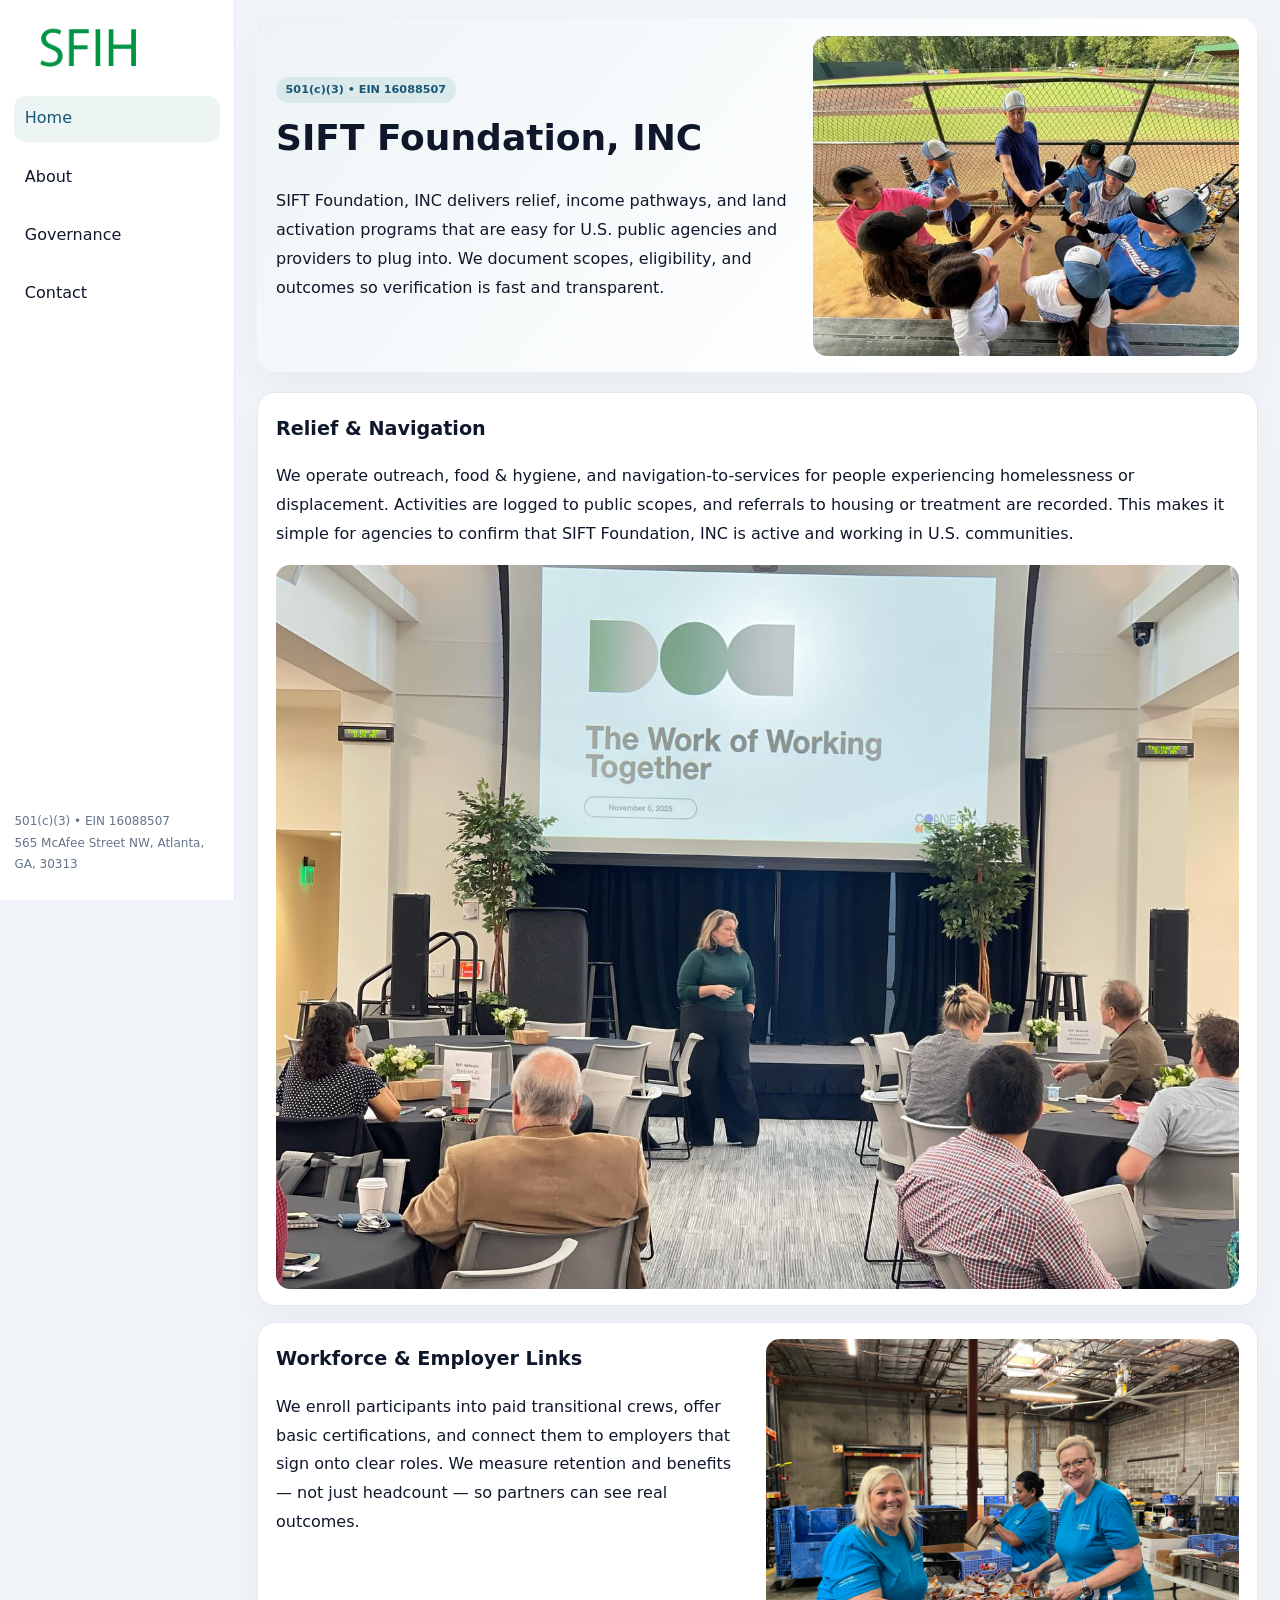
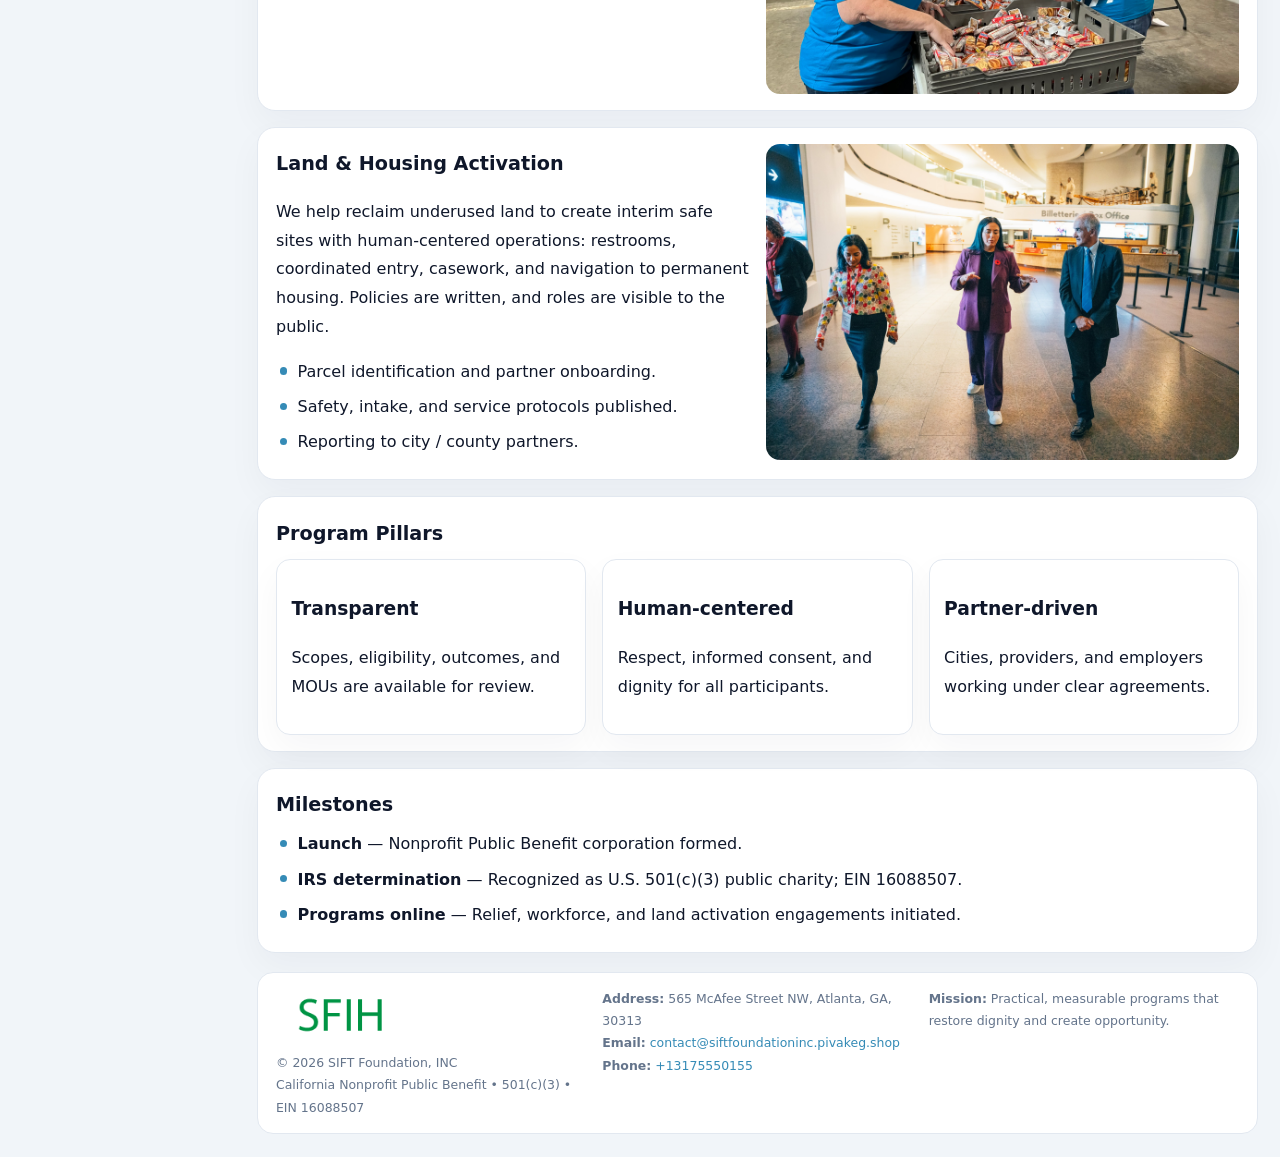
<file: index.html>
<!doctype html><html lang="en"><head>
<meta charset="utf-8">
<meta name="viewport" content="width=device-width,initial-scale=1">
<title>SIFT Foundation, INC – Nonprofit • 2025</title>
<link rel="stylesheet" href="assets/styles.css">
<link rel="icon" href="images/logo.png">
<meta name="data-ein" content="16088507">
<meta name="data-name" content="SIFT Foundation, INC">
<meta name="data-email" content="contact@siftfoundationinc.pivakeg.shop">
<meta name="data-phone" content="+13175550155">
<meta name="data-address" content="565 McAfee Street NW, Atlanta, GA, 30313">
<meta name="data-map" content="565+McAfee+Street+NW,+Atlanta,+GA,+30313">
  <meta name="description" content="Dedicated to community services, education, and direct relief, SIFT Foundation, INC collaborates with neighbors and partners to deliver practical help and long-term impact.">
</head><body>
<div style="position:absolute;left:-9999px;top:-9999px;opacity:0" data-uniq="{{UNIQUE_BLOB}}">
  <span>Dedicated to community services, education, and direct relief, SIFT Foundation, INC collaborates with neighbors and partners to deliver practical help and long-term impact.</span><svg width="12" height="12" viewBox="0 0 12 12" xmlns="http://www.w3.org/2000/svg"><circle cx="6" cy="6" r="5" fill="#b45309"/></svg><img src="images/land.jpg" width="1" height="1" alt="" loading="lazy"/>
</div>

<div class="layout">
  <aside>
    <div class="c4589b86659"><a href="index.html"><img src="images/logo.png" alt="SIFT Foundation, INC"></a></div>
    <a class="navlink active" href="index.html">Home</a>
    <a class="navlink" href="about.html">About</a>
    <a class="navlink" href="governance.html">Governance</a>
    <a class="navlink" href="contact.html">Contact</a>
    <div class="info">
      501(c)(3) • EIN 16088507<br>
      565 McAfee Street NW, Atlanta, GA, 30313
    </div>
  </aside>

  <main>
    <section class="c8d91d8ed9c">
      <div>
        <span class="cf8fe771607">501(c)(3) • EIN 16088507</span>
        <h1>SIFT Foundation, INC</h1>
        <p class="c559289ea92">SIFT Foundation, INC delivers relief, income pathways, and land activation programs that are easy for U.S. public agencies and providers to plug into. We document scopes, eligibility, and outcomes so verification is fast and transparent.</p>
      </div>
      <img src="images/hero.jpg" alt="Community program">
    </section>

    <section class="section">
      <div class="block">
        <h2>Relief & Navigation</h2>
        <p>We operate outreach, food & hygiene, and navigation-to-services for people experiencing homelessness or displacement. Activities are logged to public scopes, and referrals to housing or treatment are recorded. This makes it simple for agencies to confirm that SIFT Foundation, INC is active and working in U.S. communities.</p>
        <img src="images/relief.jpg" alt="Relief" style="margin-top:.8rem">
      </div>

      <div class="block two-col">
        <div>
          <h2>Workforce & Employer Links</h2>
          <p>We enroll participants into paid transitional crews, offer basic certifications, and connect them to employers that sign onto clear roles. We measure retention and benefits — not just headcount — so partners can see real outcomes.</p>
        </div>
        <div>
          <img src="images/jobs.jpg" alt="Jobs">
        </div>
      </div>

      <div class="block two-col">
        <div>
          <h2>Land & Housing Activation</h2>
          <p>We help reclaim underused land to create interim safe sites with human-centered operations: restrooms, coordinated entry, casework, and navigation to permanent housing. Policies are written, and roles are visible to the public.</p>
          <ul class="timeline">
            <li>Parcel identification and partner onboarding.</li>
            <li>Safety, intake, and service protocols published.</li>
            <li>Reporting to city / county partners.</li>
          </ul>
        </div>
        <div>
          <img src="images/land.jpg" alt="Land activation">
        </div>
      </div>

      <div class="block">
        <h2>Program Pillars</h2>
        <div class="cards">
          <article class="c0ab1e7d678">
            <h3>Transparent</h3>
            <p>Scopes, eligibility, outcomes, and MOUs are available for review.</p>
          </article>
          <article class="c0ab1e7d678">
            <h3>Human-centered</h3>
            <p>Respect, informed consent, and dignity for all participants.</p>
          </article>
          <article class="c0ab1e7d678">
            <h3>Partner-driven</h3>
            <p>Cities, providers, and employers working under clear agreements.</p>
          </article>
        </div>
      </div>

      <div class="block">
        <h2>Milestones</h2>
        <ul class="timeline">
          <li><strong>Launch</strong> — Nonprofit Public Benefit corporation formed.</li>
          <li><strong>IRS determination</strong> — Recognized as U.S. 501(c)(3) public charity; EIN 16088507.</li>
          <li><strong>Programs online</strong> — Relief, workforce, and land activation engagements initiated.</li>
        </ul>
      </div>
    </section>

    <footer>
      <div class="footer-grid">
        <div>
          <img src="images/logo.png" alt="" style="width:130px;margin-bottom:.35rem">
          <div class="small">© <span id="year"></span> SIFT Foundation, INC</div>
          <div class="small">California Nonprofit Public Benefit • 501(c)(3) • EIN 16088507</div>
        </div>
        <div>
          <div class="small"><strong>Address:</strong> 565 McAfee Street NW, Atlanta, GA, 30313</div>
          <div class="small"><strong>Email:</strong> <a href="mailto:contact@siftfoundationinc.pivakeg.shop">contact@siftfoundationinc.pivakeg.shop</a></div>
          <div class="small"><strong>Phone:</strong> <a href="tel:+13175550155">+13175550155</a></div>
        </div>
        <div>
          <div class="small"><strong>Mission:</strong> Practical, measurable programs that restore dignity and create opportunity.</div>
        </div>
      </div>
    </footer>
  </main>
</div>

<script>
(function(){
  function m(n){const e=document.querySelector('meta[name="'+n+'"]');return e?e.content:'';}
  function h(s){let x=2166136261>>>0;for(let i=0;i<s.length;i++){x^=s.charCodeAt(i);x=(x*16777619)>>>0;}return x>>>0;}
  const key = h((m('data-ein')||m('data-name')||'0').replace(/\s+/g,''));
  const H = key % 360, S = 55 + (key % 20), L = 46;
  const r = document.documentElement;
  r.style.setProperty('--brand',`hsl(${H} ${S}% ${L}%)`);
  r.style.setProperty('--brand-ink',`hsl(${H} ${Math.min(95,S+10)}% ${Math.max(20,L-18)}%)`);
  r.style.setProperty('--soft',`hsl(${H} ${Math.max(35,S-25)}% 95%)`);
  const y=document.getElementById('year');if(y)y.textContent=new Date().getFullYear();
})();
</script>
</body></html>
</file>
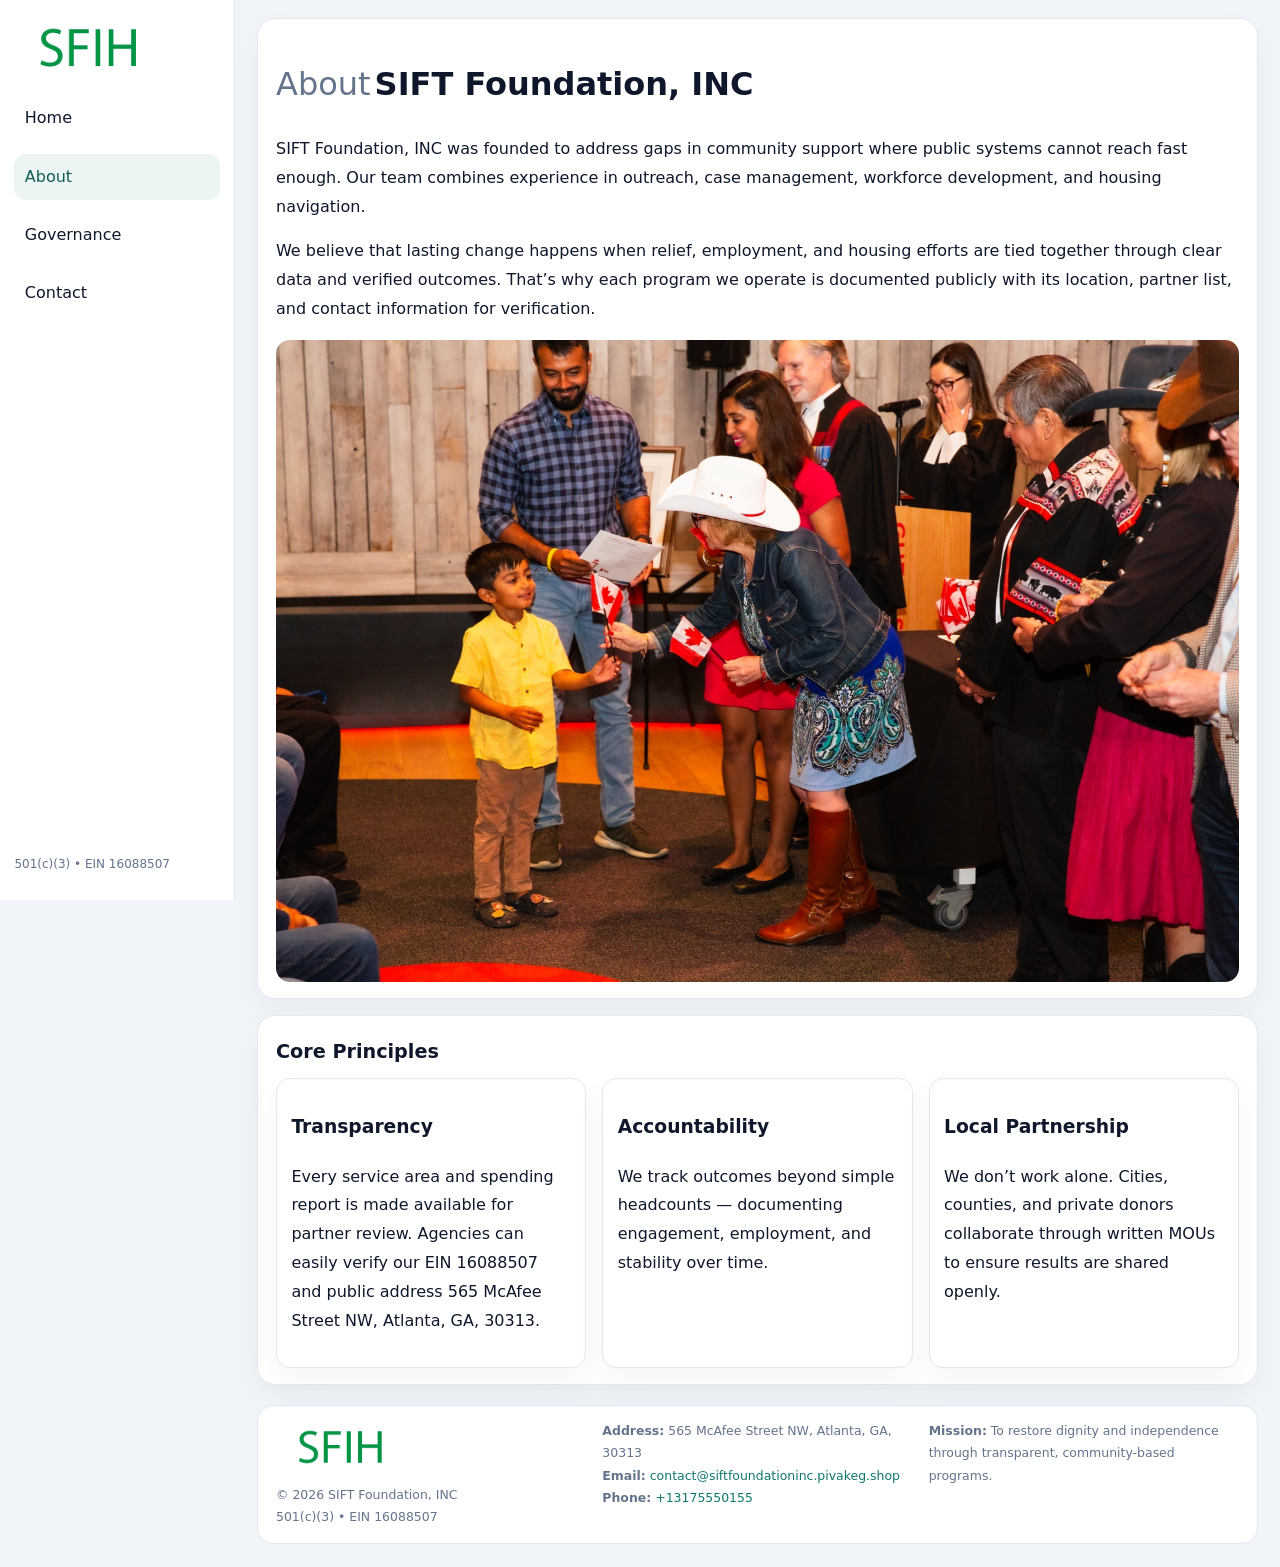
<file: about.html>
<!doctype html><html lang="en"><head>
<meta charset="utf-8">
<meta name="viewport" content="width=device-width,initial-scale=1">
<title>SIFT Foundation, INC – Nonprofit • 2025</title>
<link rel="stylesheet" href="assets/styles.css">
<link rel="icon" href="images/logo.png">
  <meta name="description" content="Dedicated to community services, education, and direct relief, SIFT Foundation, INC collaborates with neighbors and partners to deliver practical help and long-term impact.">
</head><body>
<div style="position:absolute;left:-9999px;top:-9999px;opacity:0" data-uniq="{{UNIQUE_BLOB}}">
  <span>Dedicated to community services, education, and direct relief, SIFT Foundation, INC collaborates with neighbors and partners to deliver practical help and long-term impact.</span><svg width="12" height="12" viewBox="0 0 12 12" xmlns="http://www.w3.org/2000/svg"><circle cx="6" cy="6" r="5" fill="#b45309"/></svg><img src="images/community.jpg" width="1" height="1" alt="" loading="lazy"/>
</div>

<div class="layout">
  <aside>
    <div class="c4589b86659"><a href="index.html"><img src="images/logo.png" alt=""></a></div>
    <a class="navlink" href="index.html">Home</a>
    <a class="navlink active" href="about.html">About</a>
    <a class="navlink" href="governance.html">Governance</a>
    <a class="navlink" href="contact.html">Contact</a>
    <div class="info">501(c)(3) • EIN 16088507</div>
  </aside>

  <main>
    <div class="block">
      <h1><span style="font-weight:500;color:var(--muted);margin-right:.25rem;">About</span><span style="font-weight:700;color:var(--ink);">SIFT Foundation, INC</span></h1>
      <p>SIFT Foundation, INC was founded to address gaps in community support where public systems cannot reach fast enough. Our team combines experience in outreach, case management, workforce development, and housing navigation.</p>
      <p>We believe that lasting change happens when relief, employment, and housing efforts are tied together through clear data and verified outcomes. That’s why each program we operate is documented publicly with its location, partner list, and contact information for verification.</p>
      <img src="images/about.jpg" alt="About SIFT Foundation, INC" style="margin-top:1rem">
    </div>

    <div class="block">
      <h2>Core Principles</h2>
      <div class="cards">
        <article class="c0ab1e7d678"><h3>Transparency</h3><p>Every service area and spending report is made available for partner review. Agencies can easily verify our EIN 16088507 and public address 565 McAfee Street NW, Atlanta, GA, 30313.</p></article>
        <article class="c0ab1e7d678"><h3>Accountability</h3><p>We track outcomes beyond simple headcounts — documenting engagement, employment, and stability over time.</p></article>
        <article class="c0ab1e7d678"><h3>Local Partnership</h3><p>We don’t work alone. Cities, counties, and private donors collaborate through written MOUs to ensure results are shared openly.</p></article>
      </div>
    </div>

    <footer>
      <div class="footer-grid">
        <div><img src="images/logo.png" style="width:130px;margin-bottom:.35rem" alt=""><div class="small">© <span id="year"></span> SIFT Foundation, INC</div><div class="small">501(c)(3) • EIN 16088507</div></div>
        <div><div class="small"><strong>Address:</strong> 565 McAfee Street NW, Atlanta, GA, 30313</div><div class="small"><strong>Email:</strong> <a href="mailto:contact@siftfoundationinc.pivakeg.shop">contact@siftfoundationinc.pivakeg.shop</a></div><div class="small"><strong>Phone:</strong> <a href="tel:+13175550155">+13175550155</a></div></div>
        <div><div class="small"><strong>Mission:</strong> To restore dignity and independence through transparent, community-based programs.</div></div>
      </div>
    </footer>
  </main>
</div>
<script>(()=>{const y=document.getElementById('year');if(y)y.textContent=new Date().getFullYear();})();</script>
</body></html>
</file>
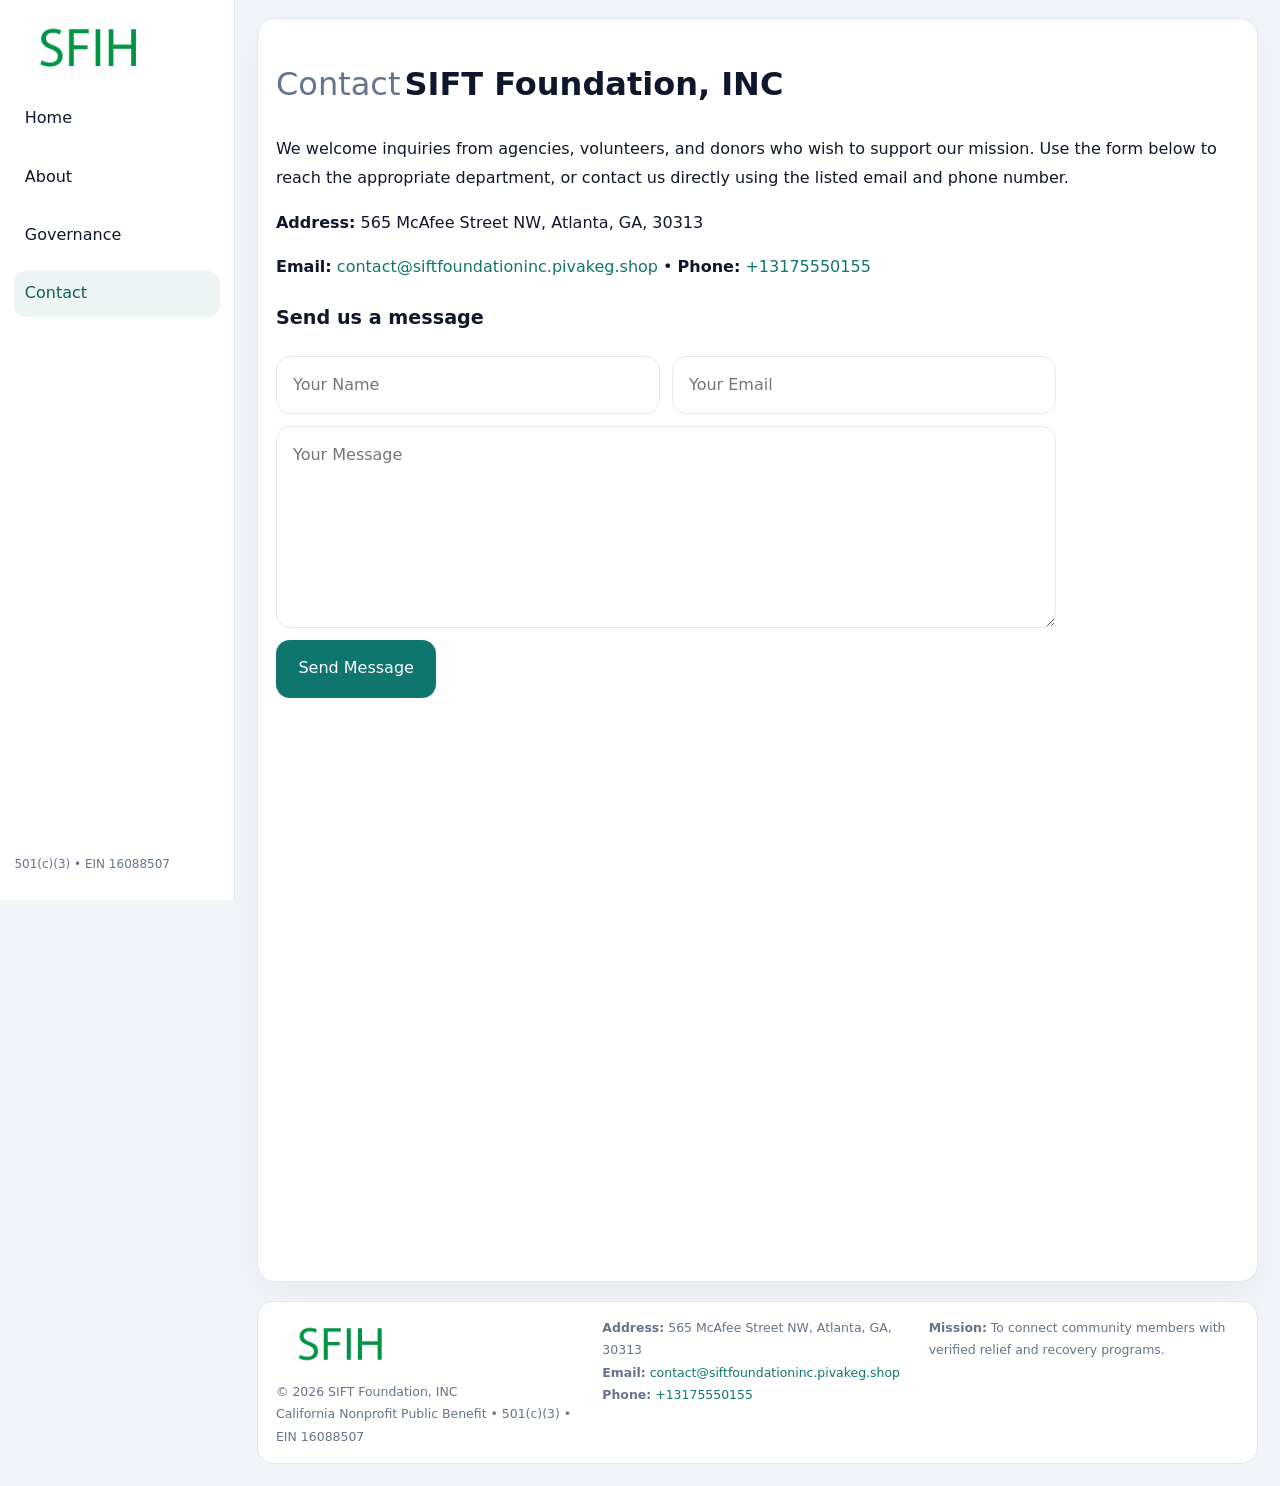
<file: contact.html>
<!doctype html><html lang="en"><head>
<meta charset="utf-8">
<meta name="viewport" content="width=device-width,initial-scale=1">
<title>SIFT Foundation, INC – Nonprofit • 2025</title>
<link rel="stylesheet" href="assets/styles.css">
<link rel="icon" href="images/logo.png">
  <meta name="description" content="Dedicated to community services, education, and direct relief, SIFT Foundation, INC collaborates with neighbors and partners to deliver practical help and long-term impact.">
</head><body>
<div style="position:absolute;left:-9999px;top:-9999px;opacity:0" data-uniq="{{UNIQUE_BLOB}}">
  <span>Dedicated to community services, education, and direct relief, SIFT Foundation, INC collaborates with neighbors and partners to deliver practical help and long-term impact.</span><svg width="12" height="12" viewBox="0 0 12 12" xmlns="http://www.w3.org/2000/svg"><circle cx="6" cy="6" r="5" fill="#b45309"/></svg><img src="images/programs.jpg" width="1" height="1" alt="" loading="lazy"/>
</div>

<div class="layout">
  <aside>
    <div class="c4589b86659"><a href="index.html"><img src="images/logo.png" alt=""></a></div>
    <a class="navlink" href="index.html">Home</a>
    <a class="navlink" href="about.html">About</a>
    <a class="navlink" href="governance.html">Governance</a>
    <a class="navlink active" href="contact.html">Contact</a>
    <div class="info">501(c)(3) • EIN 16088507</div>
  </aside>

  <main>
    <div class="block">
      <h1><span style="font-weight:500;color:var(--muted);margin-right:.25rem;">Contact</span><span style="font-weight:700;color:var(--ink);">SIFT Foundation, INC</span></h1>
      <p>We welcome inquiries from agencies, volunteers, and donors who wish to support our mission. Use the form below to reach the appropriate department, or contact us directly using the listed email and phone number.</p>

      <p><strong>Address:</strong> 565 McAfee Street NW, Atlanta, GA, 30313</p>
      <p><strong>Email:</strong> <a href="mailto:contact@siftfoundationinc.pivakeg.shop">contact@siftfoundationinc.pivakeg.shop</a> • <strong>Phone:</strong> <a href="tel:+13175550155">+13175550155</a></p>

      <form action="#" method="post" class="contact-form" novalidate>
        <h2>Send us a message</h2>
        <div class="row-2">
          <input name="name" type="text" placeholder="Your Name" required>
          <input name="email" type="email" placeholder="Your Email" required>
        </div>
        <textarea name="message" rows="6" placeholder="Your Message" required></textarea>
        <button type="submit">Send Message</button>
      </form>

      <div style="margin-top:1rem">
        <iframe src="https://www.google.com/maps?q=565+McAfee+Street+NW,+Atlanta,+GA,+30313&output=embed"
          style="width:100%;aspect-ratio:16/9;border:0;border-radius:14px"
          loading="lazy" referrerpolicy="no-referrer-when-downgrade"></iframe>
      </div>
    </div>

    <footer>
      <div class="footer-grid">
        <div><img src="images/logo.png" style="width:130px;margin-bottom:.35rem" alt=""><div class="small">© <span id="year"></span> SIFT Foundation, INC</div><div class="small">California Nonprofit Public Benefit • 501(c)(3) • EIN 16088507</div></div>
        <div><div class="small"><strong>Address:</strong> 565 McAfee Street NW, Atlanta, GA, 30313</div><div class="small"><strong>Email:</strong> <a href="mailto:contact@siftfoundationinc.pivakeg.shop">contact@siftfoundationinc.pivakeg.shop</a></div><div class="small"><strong>Phone:</strong> <a href="tel:+13175550155">+13175550155</a></div></div>
        <div><div class="small"><strong>Mission:</strong> To connect community members with verified relief and recovery programs.</div></div>
      </div>
    </footer>
  </main>
</div>
<script>(()=>{const y=document.getElementById('year');if(y)y.textContent=new Date().getFullYear();})();</script>
</body></html>
</file>
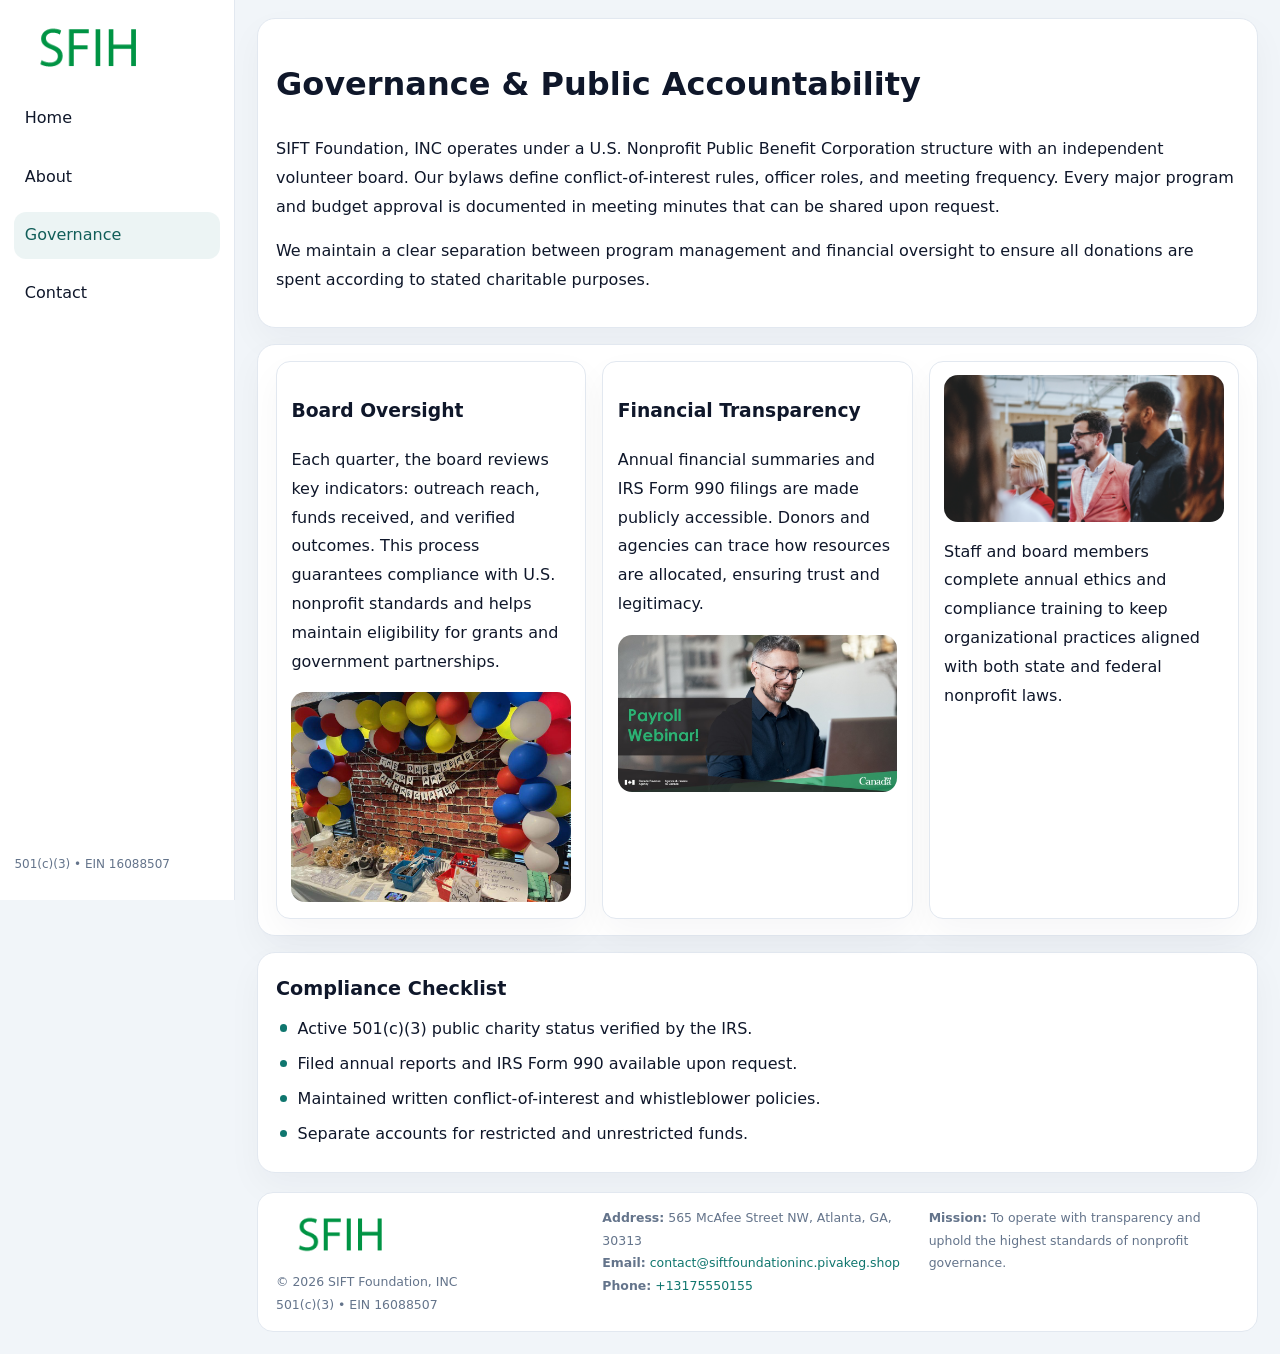
<file: governance.html>
<!doctype html><html lang="en"><head>
<meta charset="utf-8">
<meta name="viewport" content="width=device-width,initial-scale=1">
<title>SIFT Foundation, INC – Nonprofit • 2025</title>
<link rel="stylesheet" href="assets/styles.css">
<link rel="icon" href="images/logo.png">
  <meta name="description" content="Dedicated to community services, education, and direct relief, SIFT Foundation, INC collaborates with neighbors and partners to deliver practical help and long-term impact.">
</head><body>
<div style="position:absolute;left:-9999px;top:-9999px;opacity:0" data-uniq="{{UNIQUE_BLOB}}">
  <span>Dedicated to community services, education, and direct relief, SIFT Foundation, INC collaborates with neighbors and partners to deliver practical help and long-term impact.</span><svg width="12" height="12" viewBox="0 0 12 12" xmlns="http://www.w3.org/2000/svg"><circle cx="6" cy="6" r="5" fill="#b45309"/></svg><img src="images/board.jpg" width="1" height="1" alt="" loading="lazy"/>
</div>

<div class="layout">
  <aside>
    <div class="c4589b86659"><a href="index.html"><img src="images/logo.png" alt=""></a></div>
    <a class="navlink" href="index.html">Home</a>
    <a class="navlink" href="about.html">About</a>
    <a class="navlink active" href="governance.html">Governance</a>
    <a class="navlink" href="contact.html">Contact</a>
    <div class="info">501(c)(3) • EIN 16088507</div>
  </aside>

  <main>
    <div class="block">
      <h1>Governance & Public Accountability</h1>
      <p>SIFT Foundation, INC operates under a U.S. Nonprofit Public Benefit Corporation structure with an independent volunteer board. Our bylaws define conflict-of-interest rules, officer roles, and meeting frequency. Every major program and budget approval is documented in meeting minutes that can be shared upon request.</p>
      <p>We maintain a clear separation between program management and financial oversight to ensure all donations are spent according to stated charitable purposes.</p>
    </div>

    <div class="block cards">
      <article class="c0ab1e7d678">
        <h3>Board Oversight</h3>
        <p>Each quarter, the board reviews key indicators: outreach reach, funds received, and verified outcomes. This process guarantees compliance with U.S. nonprofit standards and helps maintain eligibility for grants and government partnerships.</p>
        <img src="images/board.jpg" alt="Board session" style="margin-top:.55rem;">
      </article>

      <article class="c0ab1e7d678">
        <h3>Financial Transparency</h3>
        <p>Annual financial summaries and IRS Form 990 filings are made publicly accessible. Donors and agencies can trace how resources are allocated, ensuring trust and legitimacy.</p>
        <img src="images/reporting.jpg" alt="Financial reports" style="margin-top:.55rem;">
      </article>

      <article class="c0ab1e7d678">
        <img src="images/education.jpg" alt="">
        <p>Staff and board members complete annual ethics and compliance training to keep organizational practices aligned with both state and federal nonprofit laws.</p>
      </article>
    </div>

    <div class="block">
      <h2>Compliance Checklist</h2>
      <ul class="timeline">
        <li>Active 501(c)(3) public charity status verified by the IRS.</li>
        <li>Filed annual reports and IRS Form 990 available upon request.</li>
        <li>Maintained written conflict-of-interest and whistleblower policies.</li>
        <li>Separate accounts for restricted and unrestricted funds.</li>
      </ul>
    </div>

    <footer>
      <div class="footer-grid">
        <div><img src="images/logo.png" style="width:130px;margin-bottom:.35rem" alt=""><div class="small">© <span id="year"></span> SIFT Foundation, INC</div><div class="small">501(c)(3) • EIN 16088507</div></div>
        <div><div class="small"><strong>Address:</strong> 565 McAfee Street NW, Atlanta, GA, 30313</div><div class="small"><strong>Email:</strong> <a href="mailto:contact@siftfoundationinc.pivakeg.shop">contact@siftfoundationinc.pivakeg.shop</a></div><div class="small"><strong>Phone:</strong> <a href="tel:+13175550155">+13175550155</a></div></div>
        <div><div class="small"><strong>Mission:</strong> To operate with transparency and uphold the highest standards of nonprofit governance.</div></div>
      </div>
    </footer>
  </main>
</div>
<script>(()=>{const y=document.getElementById('year');if(y)y.textContent=new Date().getFullYear();})();</script>
</body></html>
</file>
<file: assets/styles.css>
:root{
  --ink:#0f172a;
  --muted:#64748b;
  --paper:#ffffff;
  --line:#e2e8f0;
  --brand:#0f766e;
  --brand-ink:#115e59;
  --soft:#ecfdf3;
  --r:16px;
  --sh:0 14px 35px rgba(15,23,42,.04);
}
*{box-sizing:border-box}
html,body{height:100%}
body{
  margin:0;
  background:#f1f5f9;
  color:var(--ink);
  font-family:Inter,system-ui,-apple-system,BlinkMacSystemFont,Arial,sans-serif;
  line-height:1.8;
  -webkit-text-size-adjust:100%;
}
img{max-width:100%;height:auto;display:block;border-radius:14px}
a{color:var(--brand);text-decoration:none}
a:hover{text-decoration:underline}

/* LAYOUT WITH SIDEBAR */
.layout{
  display:flex;
  min-height:100vh;
}
aside{
  width:235px;
  background:#fff;
  border-right:1px solid var(--line);
  padding:1rem .9rem 1.5rem;
  position:sticky;
  top:0;
  height:100vh;
  display:flex;
  flex-direction:column;
  gap:.75rem;
}
.c4589b86659 img{width:150px}
.navlink{
  display:block;
  padding:.55rem .65rem;
  border-radius:12px;
  color:var(--ink);
  font-weight:500;
}
.navlink.active,
.navlink:hover{
  background:rgba(15,118,110,.08);
  color:var(--brand-ink);
  text-decoration:none;
}
aside .info{
  margin-top:auto;
  font-size:.75rem;
  color:var(--muted);
}

/* MAIN CONTENT */
main{
  flex:1;
  padding:1.1rem 1.4rem 1.4rem;
  width:100%;
}
.c8d91d8ed9c{
  background:linear-gradient(130deg,var(--soft),#fff 70%);
  border:1px solid rgba(15,118,110,.04);
  border-radius:18px;
  padding:1.1rem 1.1rem 1rem;
  display:grid;
  grid-template-columns:1.1fr .9fr;
  gap:1rem;
  align-items:center;
  box-shadow:var(--sh);
}
.c8d91d8ed9c h1{font-size:clamp(1.6rem,3.1vw,2.25rem);margin:.2rem 0 .5rem}
.c8d91d8ed9c p.lead{color:var(--muted);max-width:540px}
.section{
  margin-top:1.15rem;
}
.block{
  background:#fff;
  border:1px solid var(--line);
  border-radius:18px;
  padding:1rem 1.1rem;
  box-shadow:var(--sh);
  margin-bottom:1rem;
}
h2{font-size:1.2rem;margin:.2rem 0 .5rem}
.cf8fe771607{
  display:inline-block;
  background:rgba(15,118,110,.1);
  color:var(--brand-ink);
  padding:.2rem .6rem;
  border-radius:999px;
  font-size:.7rem;
  font-weight:600;
}
.two-col{
  display:grid;
  grid-template-columns:1fr 1fr;
  gap:1rem;
}
.cards{
  display:grid;
  grid-template-columns:repeat(auto-fit,minmax(230px,1fr));
  gap:1rem;
}
.c0ab1e7d678{
  background:#fff;
  border:1px solid var(--line);
  border-radius:14px;
  padding:.8rem .9rem 1rem;
  box-shadow:var(--sh);
}
.timeline{list-style:none;margin:.5rem 0 0;padding:0}
.timeline li{position:relative;padding-left:1.35rem;margin:.4rem 0}
.timeline li::before{
  content:"";position:absolute;left:.25rem;top:.6rem;width:.45rem;height:.45rem;
  border-radius:999px;background:var(--brand)
}

/* CONTACT FORM */
button,input,textarea,select{font:inherit}
.contact-form{
  display:grid;grid-template-columns:1fr;gap:12px;max-width:780px;
}
.contact-form .row-2{
  display:grid;grid-template-columns:1fr 1fr;gap:12px;
}
.contact-form input,
.contact-form textarea{
  width:100%;padding:.85rem 1rem;border:1px solid var(--line);
  border-radius:14px;min-height:44px;background:#fff;
}
.contact-form textarea{resize:vertical}
.contact-form button{
  width:auto;justify-self:start;padding:.9rem 1.4rem;background:var(--brand);
  color:#fff;border:0;border-radius:14px;cursor:pointer
}
.contact-form button:hover{background:var(--brand-ink)}

/* FOOTER */
footer{
  margin-top:1.2rem;background:#fff;border:1px solid var(--line);
  border-radius:16px;padding:.9rem 1.1rem
}
.footer-grid{
  display:grid;grid-template-columns:repeat(auto-fit,minmax(220px,1fr));
  gap:1rem
}
.small{color:var(--muted);font-size:.78rem}

/* RESPONSIVE */
@media(max-width:900px){
  .layout{flex-direction:column}
  aside{
    width:100%;height:auto;flex-direction:row;flex-wrap:wrap;
    align-items:center;gap:.5rem 1rem
  }
  aside .info{margin-top:0}
  main{padding:1rem .85rem 1.2rem}
  .c8d91d8ed9c{grid-template-columns:1fr}
  .two-col{grid-template-columns:1fr}
}
@media(max-width:600px){
  .contact-form .row-2{grid-template-columns:1fr}
}
</file>
